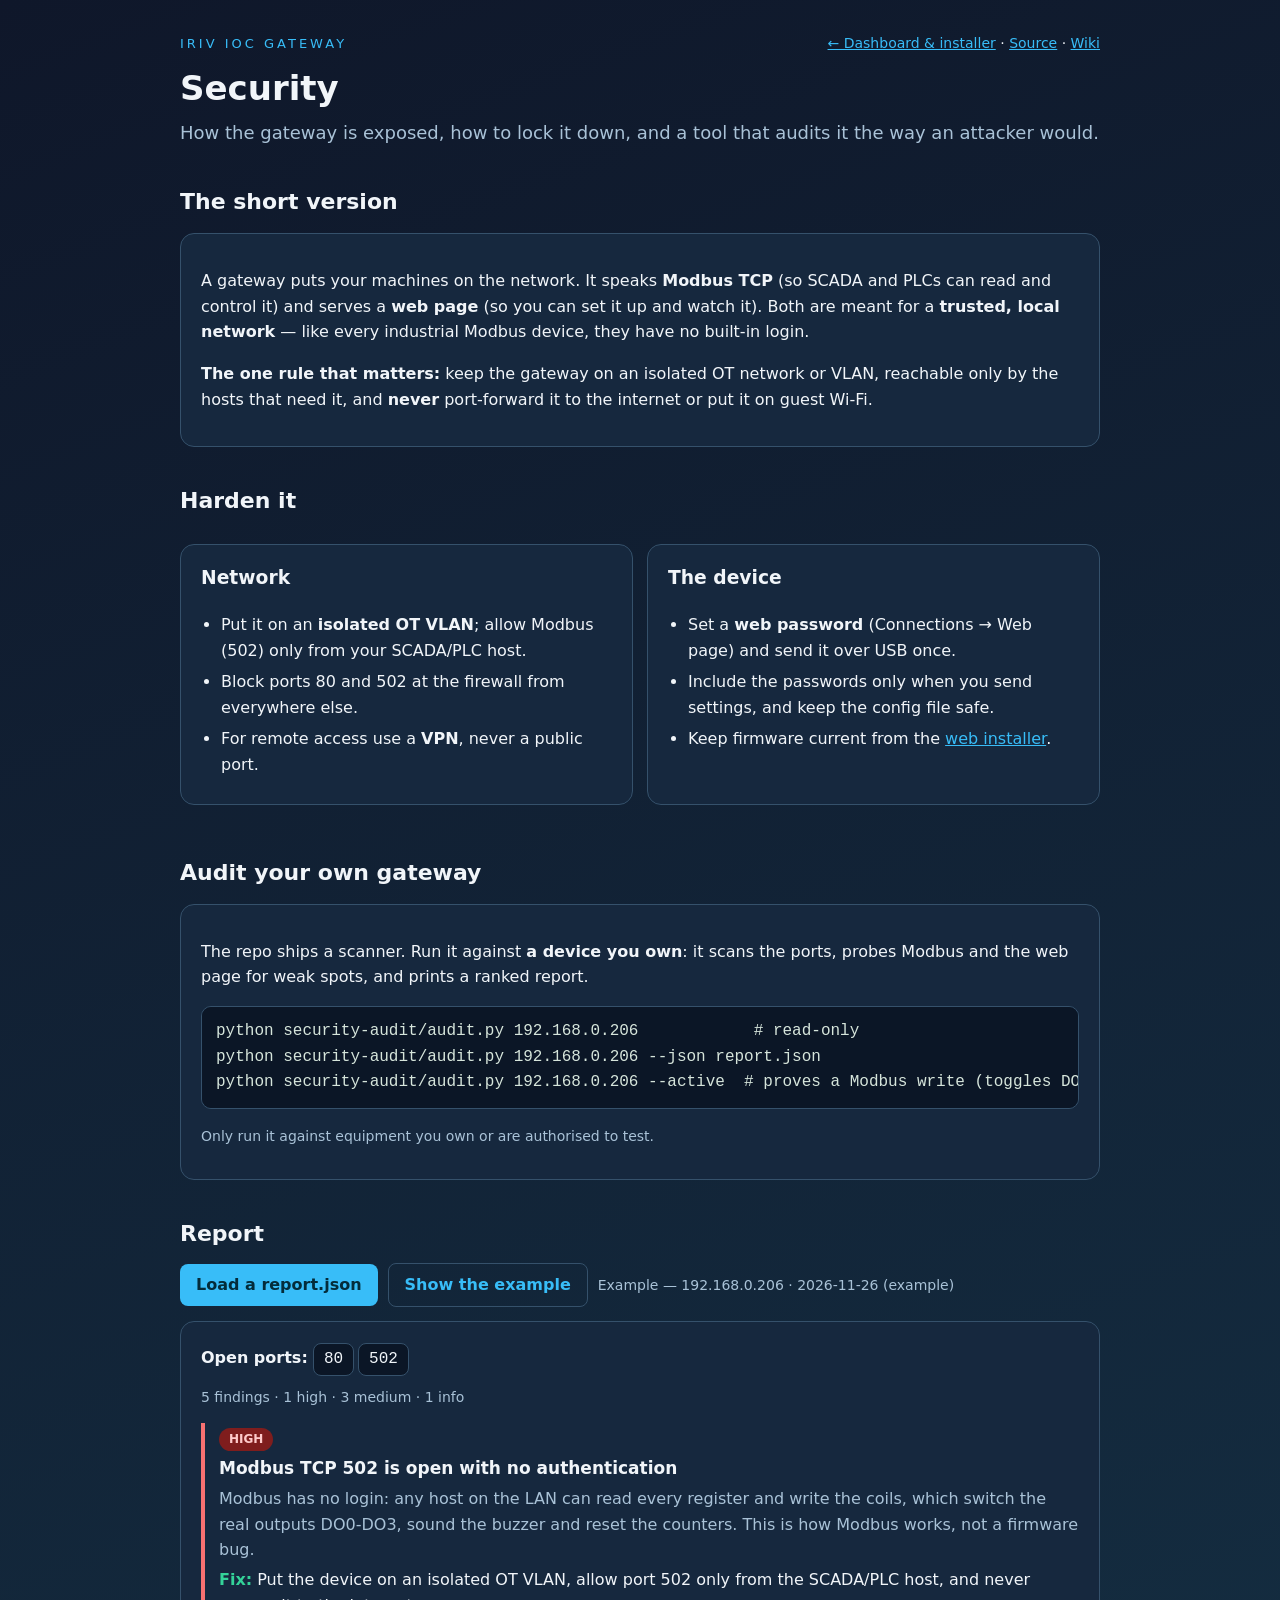
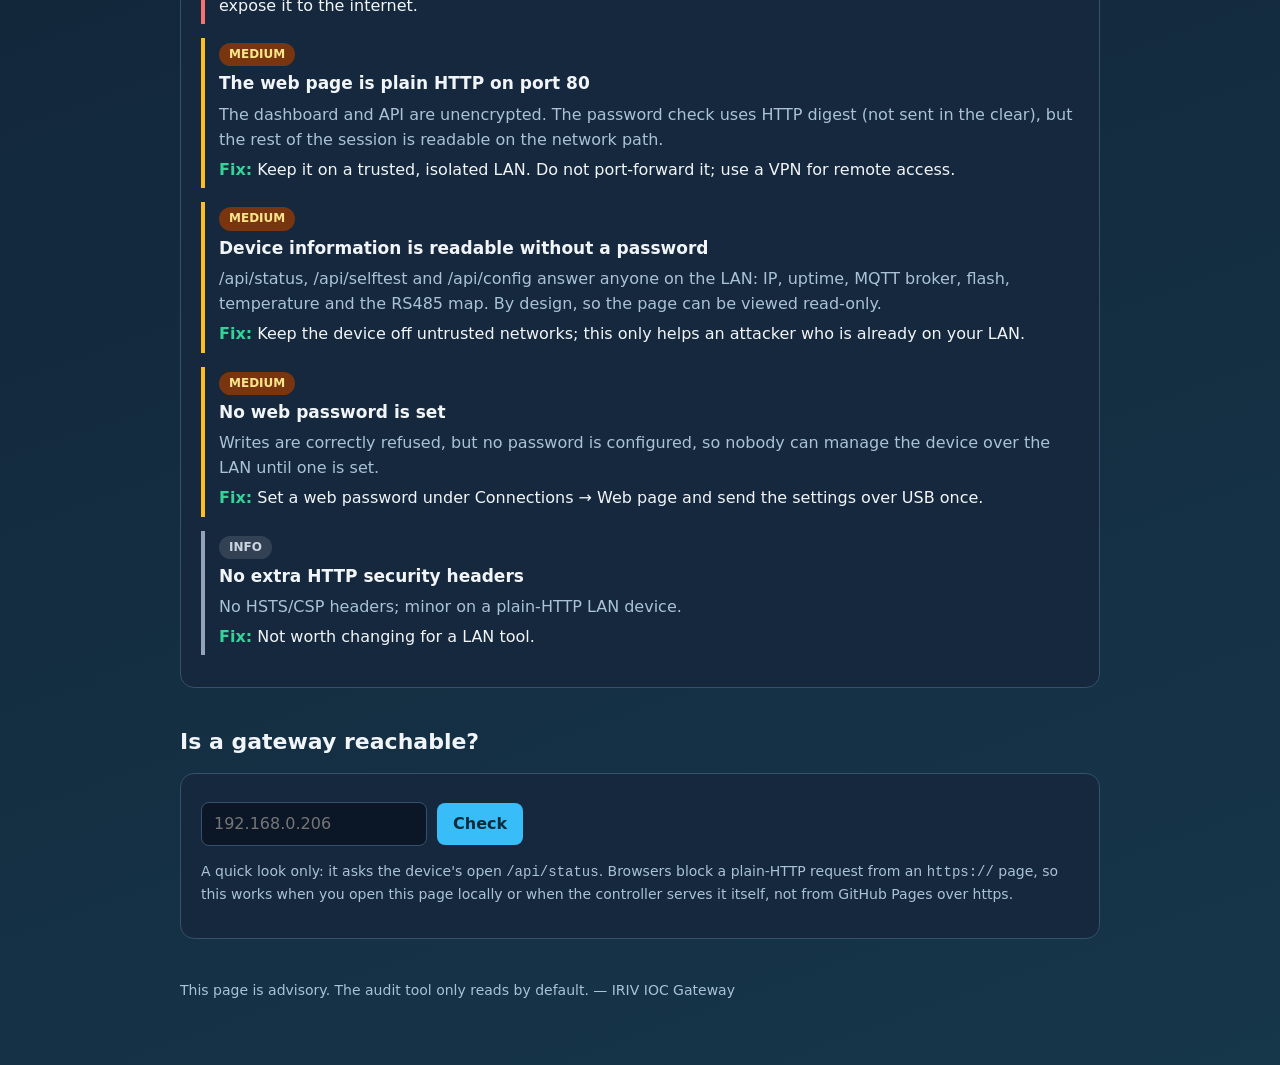
<file: security.html>
<!doctype html>
<html lang="en">
<head>
<meta charset="utf-8">
<meta name="viewport" content="width=device-width, initial-scale=1">
<title>Security · IRIV IOC Gateway</title>
<meta name="description" content="Security posture, hardening checklist and audit report viewer for the IRIV IOC Gateway.">
<style>
  :root {
    --bg: #0f172a; --bg2: #16283e; --line: #35516b; --ink: #f1f5f9; --muted: #a9c2d7;
    --accent: #38bdf8; --high: #f87171; --med: #fbbf24; --low: #7dd3fc; --info: #94a3b8; --ok: #34d399;
  }
  * { box-sizing: border-box; }
  body { margin: 0; background: linear-gradient(160deg, #0f172a, #16364a); color: var(--ink);
    font: 16px/1.6 "Segoe UI", system-ui, Arial, sans-serif; padding: 0 16px; }
  .wrap { max-width: 920px; margin: 0 auto; padding: 32px 0 64px; }
  a { color: var(--accent); }
  header.top { display: flex; flex-wrap: wrap; gap: 8px 16px; align-items: baseline; justify-content: space-between; }
  .eyebrow { color: var(--accent); letter-spacing: 3px; font-size: 13px; text-transform: uppercase; }
  h1 { font-size: 34px; margin: 6px 0 4px; }
  h2 { font-size: 22px; margin: 36px 0 12px; }
  .lede { color: var(--muted); font-size: 18px; margin: 0 0 8px; }
  .card { background: var(--bg2); border: 1px solid var(--line); border-radius: 14px; padding: 18px 20px; margin: 14px 0; }
  .grid { display: grid; gap: 14px; grid-template-columns: 1fr 1fr; }
  @media (max-width: 680px) { .grid { grid-template-columns: 1fr; } }
  ul { margin: 8px 0; padding-left: 20px; } li { margin: 6px 0; }
  code, pre { font-family: Consolas, "Courier New", monospace; }
  pre { background: #0b1626; border: 1px solid var(--line); border-radius: 10px; padding: 12px 14px; overflow: auto; color: #d6e5db; }
  .pill { display: inline-block; font-size: 12px; font-weight: 700; padding: 2px 10px; border-radius: 999px; }
  .pill.high { background: #7f1d1d; color: #fecaca; } .pill.medium { background: #78350f; color: #fde68a; }
  .pill.low { background: #0c4a6e; color: #bae6fd; } .pill.info { background: #334155; color: #cbd5e1; }
  .finding { border-left: 4px solid var(--line); padding: 2px 0 2px 14px; margin: 14px 0; }
  .finding.high { border-color: var(--high); } .finding.medium { border-color: var(--med); }
  .finding.low { border-color: var(--low); } .finding.info { border-color: var(--info); }
  .finding h3 { margin: 4px 0; font-size: 17px; }
  .finding p { margin: 4px 0; color: var(--muted); }
  .finding .fix { color: var(--ink); } .finding .fix b { color: var(--ok); }
  .ports span { display: inline-block; background: #0b1626; border: 1px solid var(--line); border-radius: 8px;
    padding: 3px 10px; margin: 3px 4px 0 0; font-family: Consolas, monospace; }
  .row { display: flex; flex-wrap: wrap; gap: 10px; align-items: center; margin: 10px 0; }
  input, button { font: inherit; }
  input[type=text] { background: #0b1626; border: 1px solid var(--line); border-radius: 8px; color: var(--ink);
    padding: 8px 12px; min-width: 180px; }
  button { background: var(--accent); color: #042c3a; border: 0; border-radius: 8px; padding: 8px 16px; font-weight: 700; cursor: pointer; }
  button.ghost { background: transparent; color: var(--accent); border: 1px solid var(--line); }
  .muted { color: var(--muted); } .small { font-size: 14px; }
  .meta { color: var(--muted); font-size: 14px; }
  .check { color: var(--ok); } .cross { color: var(--high); }
</style>
</head>
<body>
<div class="wrap">
  <header class="top">
    <div>
      <div class="eyebrow">IRIV IOC Gateway</div>
      <h1>Security</h1>
    </div>
    <nav class="small"><a href="./">← Dashboard &amp; installer</a> · <a href="https://github.com/dineshpalsingh1989/IRIV-IOC-Gateway">Source</a> · <a href="https://github.com/dineshpalsingh1989/IRIV-IOC-Gateway/wiki">Wiki</a></nav>
  </header>
  <p class="lede">How the gateway is exposed, how to lock it down, and a tool that audits it the way an attacker would.</p>

  <h2>The short version</h2>
  <div class="card">
    <p>A gateway puts your machines on the network. It speaks <b>Modbus TCP</b> (so SCADA and PLCs can read and
    control it) and serves a <b>web page</b> (so you can set it up and watch it). Both are meant for a
    <b>trusted, local network</b> — like every industrial Modbus device, they have no built-in login.</p>
    <p><b>The one rule that matters:</b> keep the gateway on an isolated OT network or VLAN, reachable only by the
    hosts that need it, and <b>never</b> port-forward it to the internet or put it on guest Wi-Fi.</p>
  </div>

  <h2>Harden it</h2>
  <div class="grid">
    <div class="card">
      <h3 style="margin-top:0">Network</h3>
      <ul>
        <li>Put it on an <b>isolated OT VLAN</b>; allow Modbus (502) only from your SCADA/PLC host.</li>
        <li>Block ports 80 and 502 at the firewall from everywhere else.</li>
        <li>For remote access use a <b>VPN</b>, never a public port.</li>
      </ul>
    </div>
    <div class="card">
      <h3 style="margin-top:0">The device</h3>
      <ul>
        <li>Set a <b>web password</b> (Connections → Web page) and send it over USB once.</li>
        <li>Include the passwords only when you send settings, and keep the config file safe.</li>
        <li>Keep firmware current from the <a href="./#install">web installer</a>.</li>
      </ul>
    </div>
  </div>

  <h2>Audit your own gateway</h2>
  <div class="card">
    <p>The repo ships a scanner. Run it against <b>a device you own</b>: it scans the ports, probes Modbus and the
    web page for weak spots, and prints a ranked report.</p>
    <pre>python security-audit/audit.py 192.168.0.206            # read-only
python security-audit/audit.py 192.168.0.206 --json report.json
python security-audit/audit.py 192.168.0.206 --active  # proves a Modbus write (toggles DO0, restores it)</pre>
    <p class="small muted">Only run it against equipment you own or are authorised to test.</p>
  </div>

  <h2>Report</h2>
  <div class="row">
    <button id="load-btn">Load a report.json</button>
    <input type="file" id="file" accept="application/json,.json" hidden>
    <button class="ghost" id="example-btn">Show the example</button>
    <span class="meta" id="report-meta"></span>
  </div>
  <div id="report"></div>

  <h2>Is a gateway reachable?</h2>
  <div class="card">
    <div class="row">
      <input type="text" id="ip" placeholder="192.168.0.206" autocomplete="off">
      <button id="check-btn">Check</button>
      <span id="check-out" class="meta"></span>
    </div>
    <p class="small muted">A quick look only: it asks the device's open <code>/api/status</code>. Browsers block a
    plain-HTTP request from an <code>https://</code> page, so this works when you open this page locally or when
    the controller serves it itself, not from GitHub Pages over https.</p>
  </div>

  <footer class="meta" style="margin-top:40px">
    This page is advisory. The audit tool only reads by default. — IRIV IOC Gateway
  </footer>
</div>

<script>
// The real audit of a unit on 2026-11-26, shown as the example. Load your own report.json to replace it.
const EXAMPLE = {
  "target": "192.168.0.206", "time": "2026-11-26 (example)", "open_ports": [80, 502],
  "findings": [
    { "severity": "high", "title": "Modbus TCP 502 is open with no authentication",
      "detail": "Modbus has no login: any host on the LAN can read every register and write the coils, which switch the real outputs DO0-DO3, sound the buzzer and reset the counters. This is how Modbus works, not a firmware bug.",
      "fix": "Put the device on an isolated OT VLAN, allow port 502 only from the SCADA/PLC host, and never expose it to the internet." },
    { "severity": "medium", "title": "The web page is plain HTTP on port 80",
      "detail": "The dashboard and API are unencrypted. The password check uses HTTP digest (not sent in the clear), but the rest of the session is readable on the network path.",
      "fix": "Keep it on a trusted, isolated LAN. Do not port-forward it; use a VPN for remote access." },
    { "severity": "medium", "title": "Device information is readable without a password",
      "detail": "/api/status, /api/selftest and /api/config answer anyone on the LAN: IP, uptime, MQTT broker, flash, temperature and the RS485 map. By design, so the page can be viewed read-only.",
      "fix": "Keep the device off untrusted networks; this only helps an attacker who is already on your LAN." },
    { "severity": "medium", "title": "No web password is set",
      "detail": "Writes are correctly refused, but no password is configured, so nobody can manage the device over the LAN until one is set.",
      "fix": "Set a web password under Connections → Web page and send the settings over USB once." },
    { "severity": "info", "title": "No extra HTTP security headers",
      "detail": "No HSTS/CSP headers; minor on a plain-HTTP LAN device.",
      "fix": "Not worth changing for a LAN tool." }
  ]
};
const order = { high: 0, medium: 1, low: 2, info: 3 };
const esc = s => String(s).replace(/[&<>]/g, c => ({ "&": "&amp;", "<": "&lt;", ">": "&gt;" }[c]));

function render(r, label) {
  const meta = document.getElementById("report-meta");
  const el = document.getElementById("report");
  if (r.error) { el.innerHTML = `<div class="card">${esc(r.error)}</div>`; meta.textContent = ""; return; }
  const counts = {};
  (r.findings || []).forEach(f => counts[f.severity] = (counts[f.severity] || 0) + 1);
  const summary = ["high", "medium", "low", "info"].filter(s => counts[s]).map(s => `${counts[s]} ${s}`).join(" · ");
  meta.textContent = `${label} — ${r.target || "?"} · ${r.time || ""}`;
  const findings = [...(r.findings || [])].sort((a, b) => (order[a.severity] ?? 9) - (order[b.severity] ?? 9));
  el.innerHTML = `<div class="card">
    <div class="ports"><b>Open ports:</b> ${(r.open_ports || []).map(p => `<span>${p}</span>`).join("") || '<span class="muted">none</span>'}</div>
    <p class="meta" style="margin:10px 0 0">${findings.length} findings${summary ? " · " + summary : ""}</p>
    ${findings.map(f => `<div class="finding ${esc(f.severity)}">
      <span class="pill ${esc(f.severity)}">${esc(f.severity).toUpperCase()}</span>
      <h3>${esc(f.title)}</h3>
      <p>${esc(f.detail)}</p>
      <p class="fix"><b>Fix:</b> ${esc(f.fix)}</p>
    </div>`).join("")}
  </div>`;
}

document.getElementById("example-btn").onclick = () => render(EXAMPLE, "Example");
document.getElementById("load-btn").onclick = () => document.getElementById("file").click();
document.getElementById("file").onchange = e => {
  const file = e.target.files[0];
  if (!file) return;
  const reader = new FileReader();
  reader.onload = () => {
    try { render(JSON.parse(reader.result), file.name); }
    catch { render({ error: "That file is not a valid audit report (JSON)." }, ""); }
  };
  reader.readAsText(file);
};
document.getElementById("check-btn").onclick = async () => {
  const ip = document.getElementById("ip").value.trim();
  const out = document.getElementById("check-out");
  if (!ip) { out.textContent = "Enter an IP address."; return; }
  out.textContent = "Checking…";
  try {
    const ctrl = new AbortController();
    const t = setTimeout(() => ctrl.abort(), 4000);
    const r = await fetch(`http://${ip}/api/status`, { signal: ctrl.signal, cache: "no-store" });
    clearTimeout(t);
    const s = await r.json();
    out.innerHTML = `<span class="check">● online</span> — ${esc(s.host || ip)} · firmware ${esc(s.version || "?")} · ${esc(s.ip || ip)}. Its status is readable without a password (expected).`;
  } catch {
    out.innerHTML = `<span class="cross">could not reach it from this page.</span> If the page is on https (GitHub Pages), the browser blocks a plain-http request — open this file locally or use the audit tool.`;
  }
};
render(EXAMPLE, "Example");
</script>
</body>
</html>
</file>
